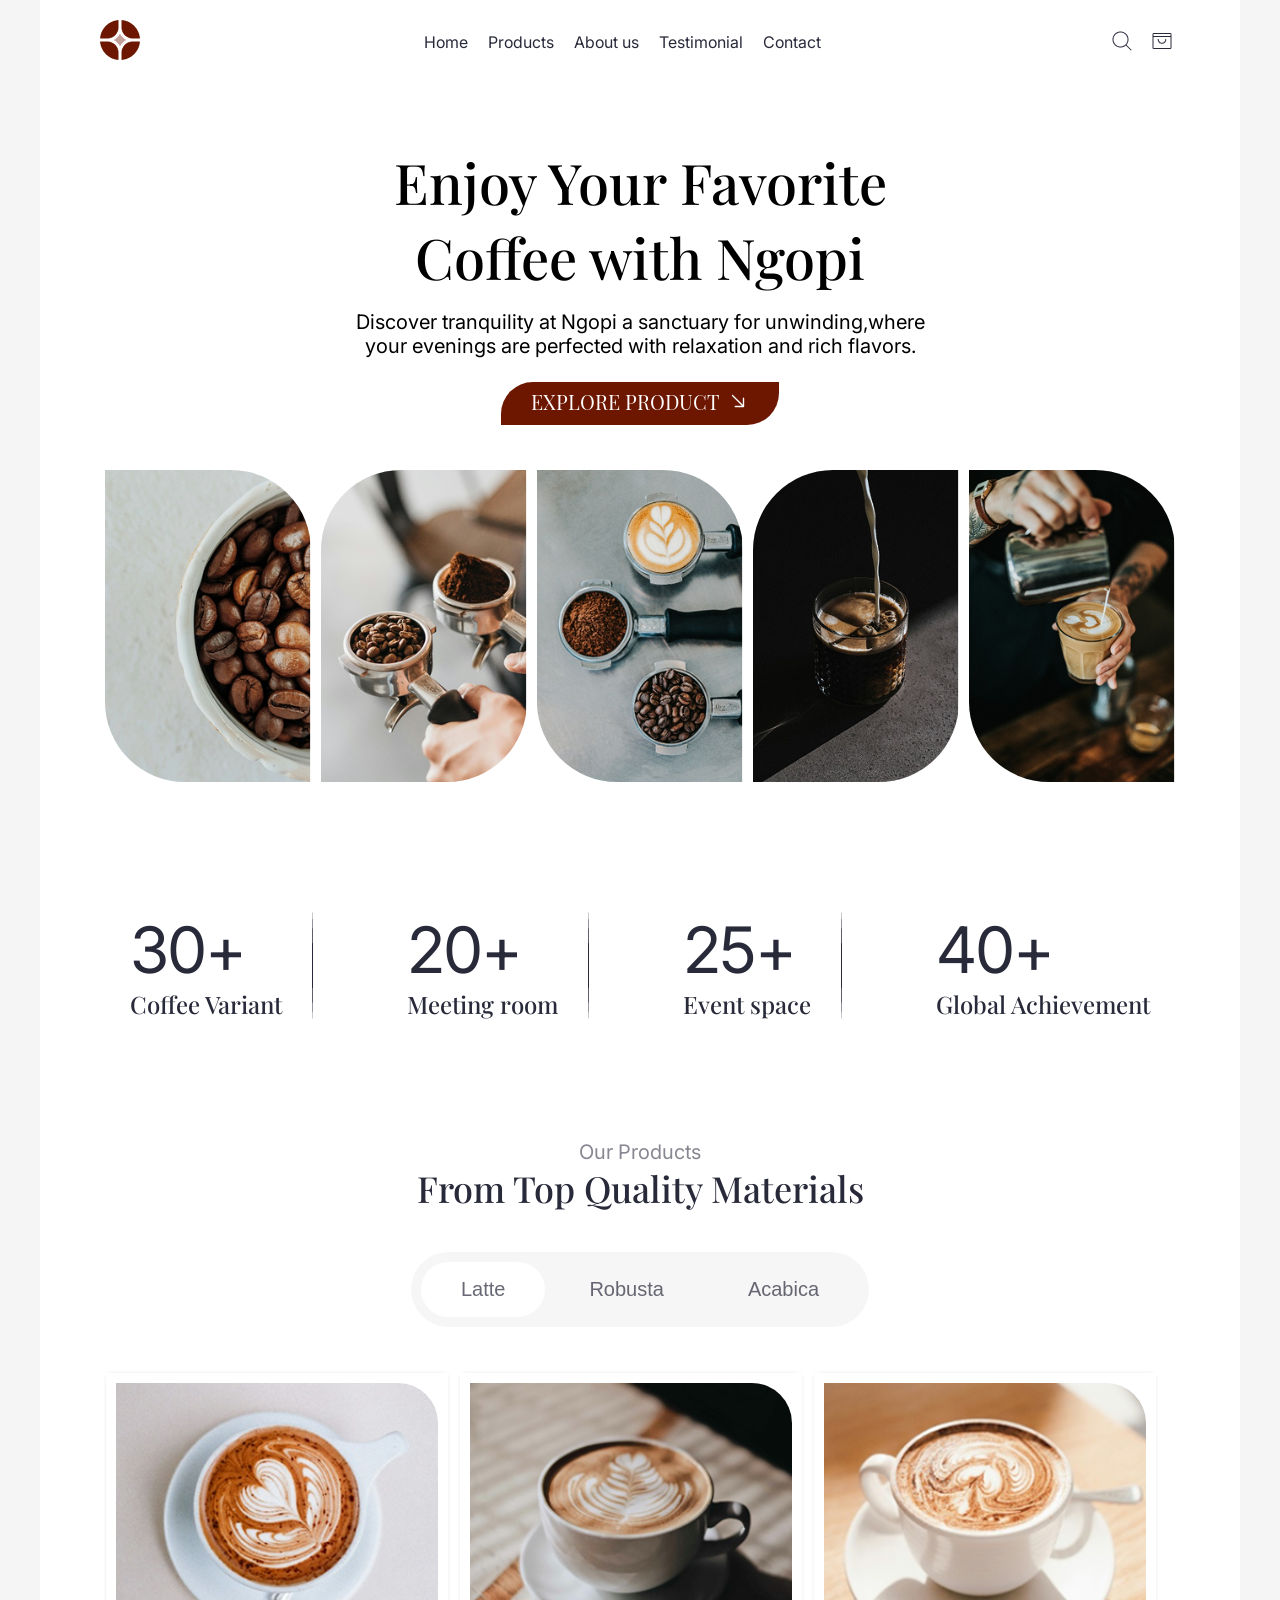
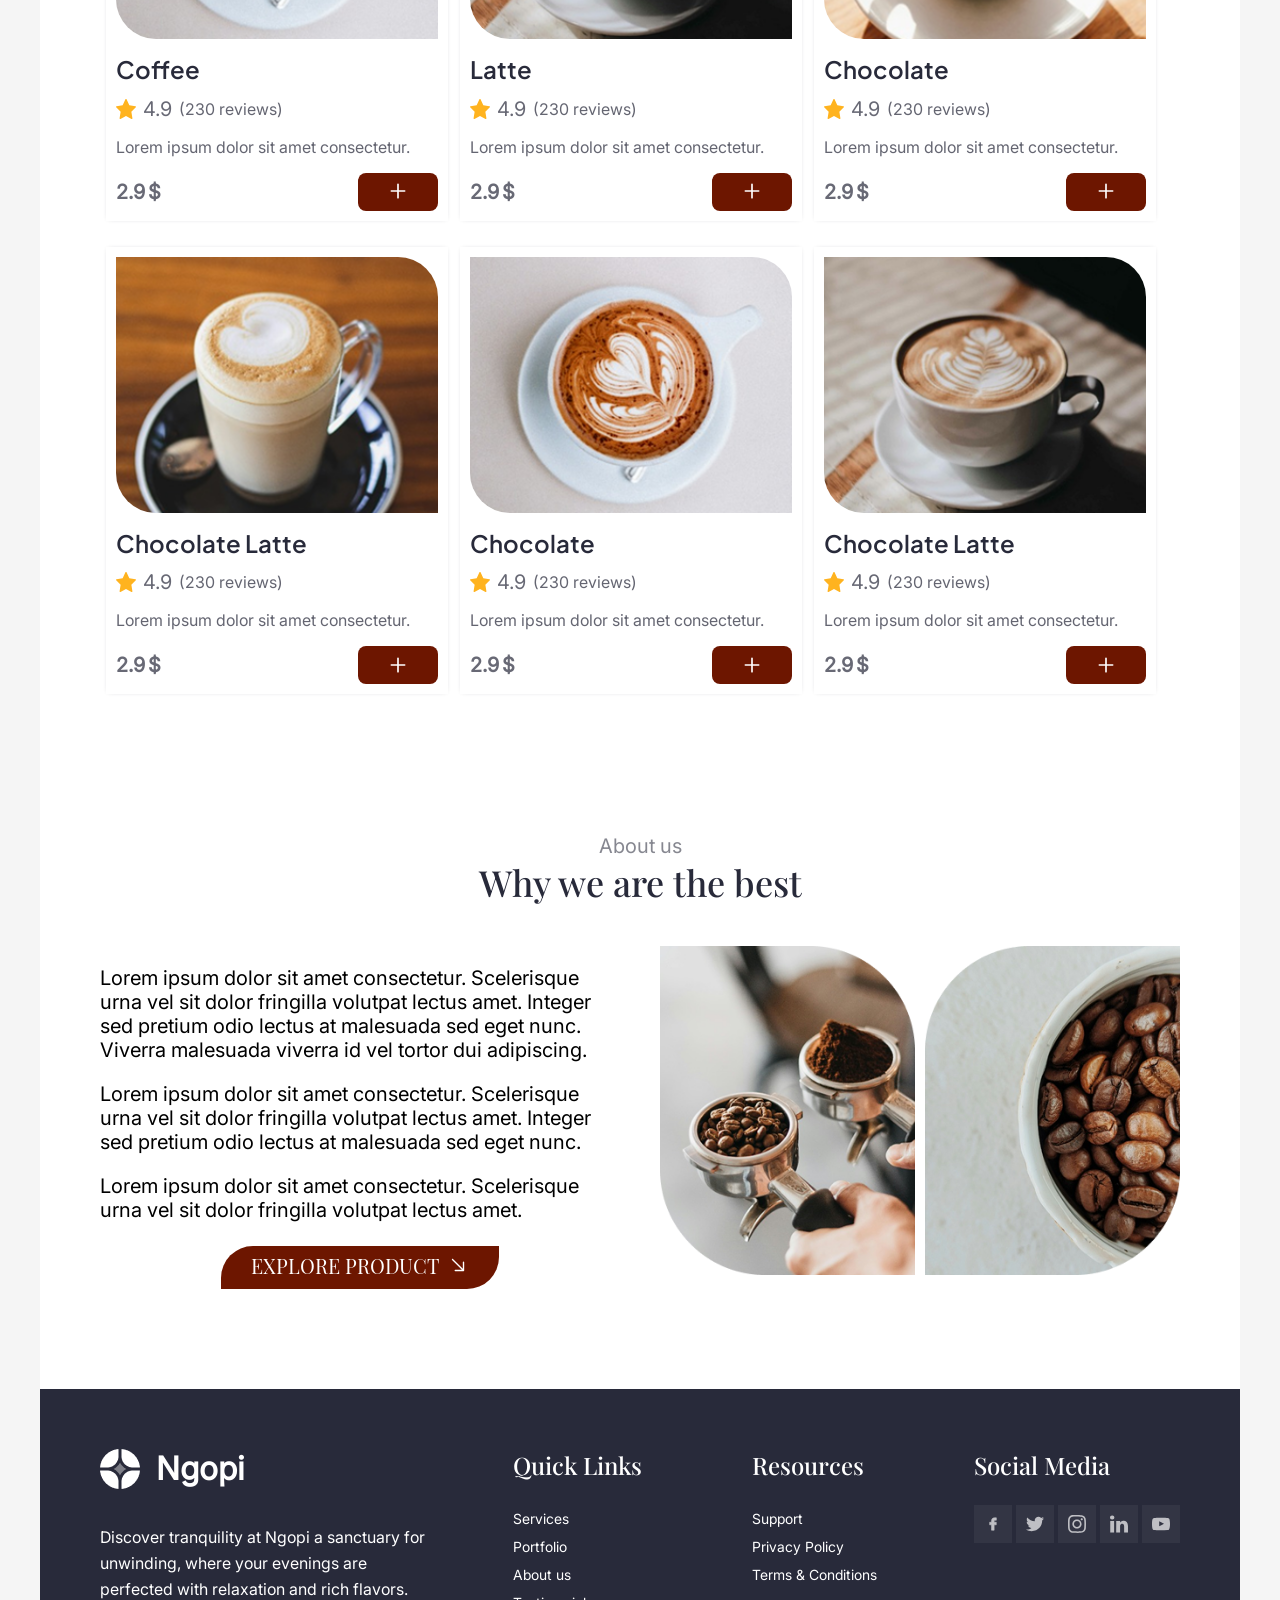
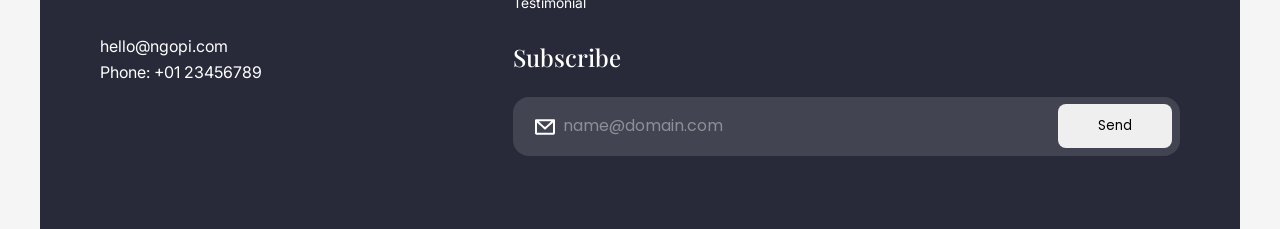
<file: index.html>
<!DOCTYPE html>
<html lang="en">
<head>
    <meta charset="UTF-8">
    <meta name="viewport" content="width=device-width, initial-scale=1.0">
    <title>Figma project</title>
    <link rel="stylesheet" href="/style.css">
    <link rel="stylesheet" href="/components/header/index.css">
    <link rel="stylesheet" href="/components/footer/index.css">
    <link rel="stylesheet" href="/components/about/index.css">
</head>
<body>
    <div class="container">
        <div id="header"></div>
        <section class="explore">
            <div class="inner-container">
                <h1>Enjoy Your Favorite Coffee with Ngopi</h1>
                <p>Discover tranquility at Ngopi a sanctuary for unwinding,where your evenings are perfected with relaxation and rich flavors.</p>
                <a href="#" id="explore">
                    Explore Product 
                    <img src="/images/arrowRight.svg">
                </a>
                <div class="images">
                    <div class="radius1">
                        <img src="/images/img1.png">
                    </div>
                    <div class="radius2">
                        <img src="/images/img2.png">
                    </div>
                    <div class="radius1">
                        <img src="/images/img3.png">
                    </div>
                    <div class="radius2">
                        <img src="/images/img4.png">
                    </div>
                    <div class="radius1">
                        <img src="/images/img5.png">
                    </div>
                </div>
            </div>
        </section>
        <section class="proof">
            <div class="inner-container">
                <div class="proof-inner">
                    <div class="proof-item">
                        <p class="count">30+</p>
                        <p class="proof-item-text">Coffee Variant</p>
                    </div>
                    <div class="proof-item">
                        <p class="count">20+</p>
                        <p class="proof-item-text">Meeting room</p>
                    </div>
                    <div class="proof-item">
                        <p class="count">25+</p>
                        <p class="proof-item-text">Event space</p>
                    </div>
                    <div class="proof-item">
                        <p class="count">40+</p>
                        <p class="proof-item-text">Global Achievement</p>
                    </div>
                </div>
            </div>
        </section>
        <section class="products">
            <div class="inner-container">
                <div class="products-title">
                    <span>Our Products</span>
                    <p>From Top Quality Materials</p>
                </div>
                <div class="product-types">
                    <button class="latte active" data-id="1">Latte</button>
                    <button class="robusta" data-id="2">Robusta</button>
                    <button class="acabia" data-id="3">Acabica</button>
                </div>
                <div class="coffee-slider slider1 active">
                    <div class="slider-items"></div>
                </div>
                <div class="coffee-slider slider2">
                    <div class="slider-items"></div>
                </div>
                <div class="coffee-slider slider3">
                    <div class="slider-items"></div>
                </div>
            </div>
        </section>
        <div id="about"></div>
        <div id="footer"></div>
    </div>
    <script type="module" src="/script.js"></script>
    <script type="module" src="/slider.js"></script>
</body>
</html>
</file>
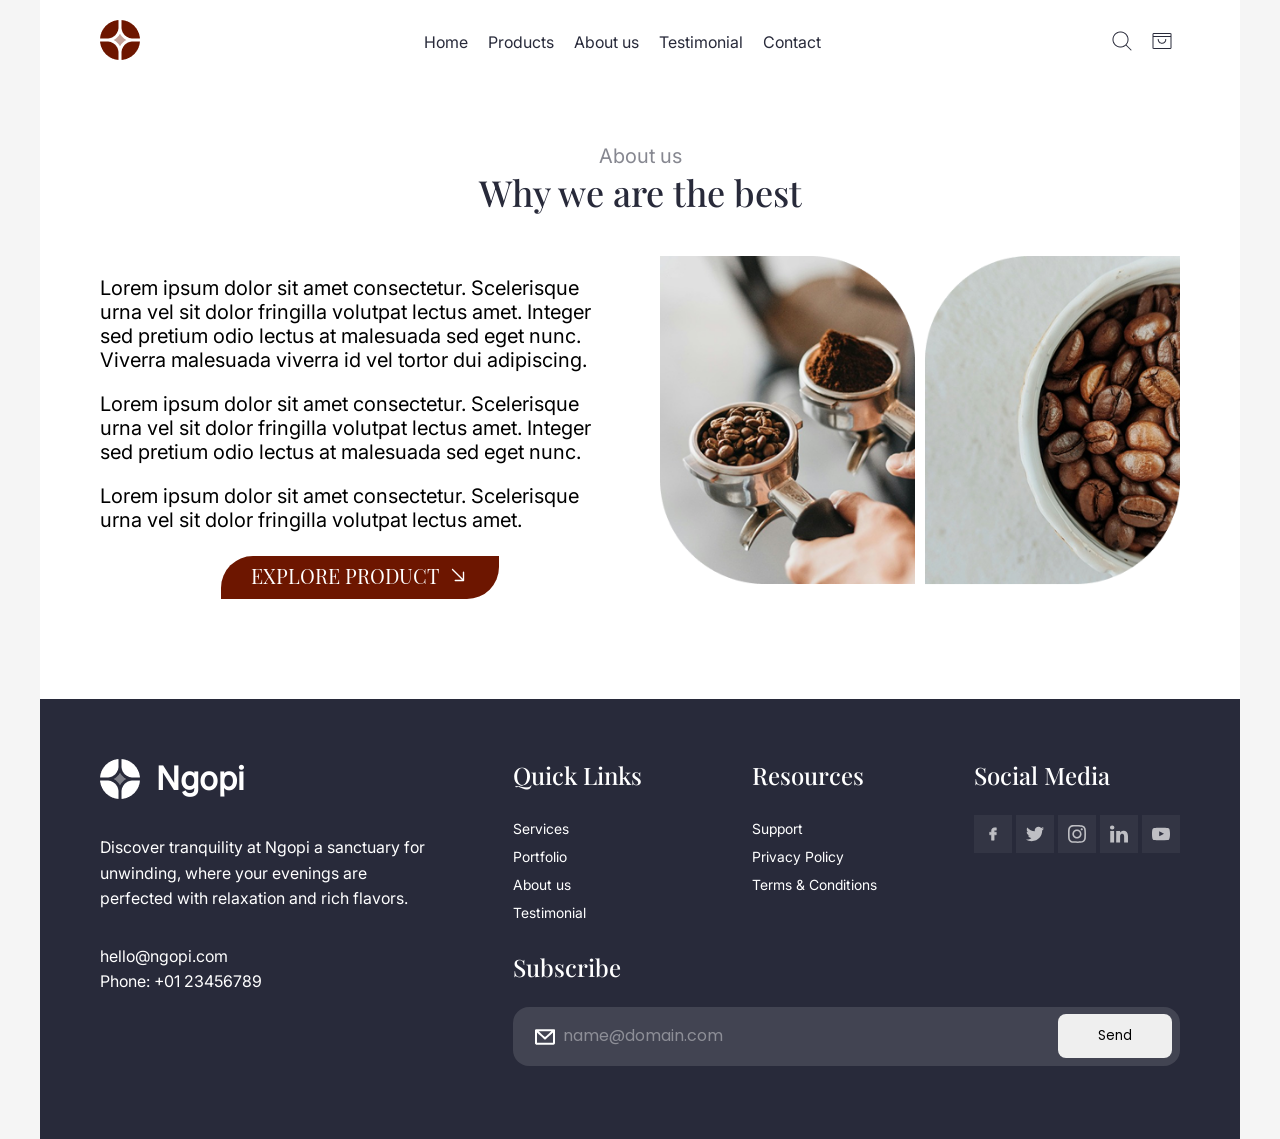
<file: about.html>
<!DOCTYPE html>
<html lang="en">
<head>
    <meta charset="UTF-8">
    <meta name="viewport" content="width=device-width, initial-scale=1.0">
    <title>about page</title>
    <link rel="stylesheet" href="/style.css">
    <link rel="stylesheet" href="/components/header/index.css">
    <link rel="stylesheet" href="/components/footer/index.css">
    <link rel="stylesheet" href="/components/about/index.css">
</head>
<body>
    <div class="container">
        <div id="header"></div>
        <div id="about"></div>
        <div id="footer"></div>
    </div>
    <script type="module" src="/script.js"></script>
</body>
</html>
</file>
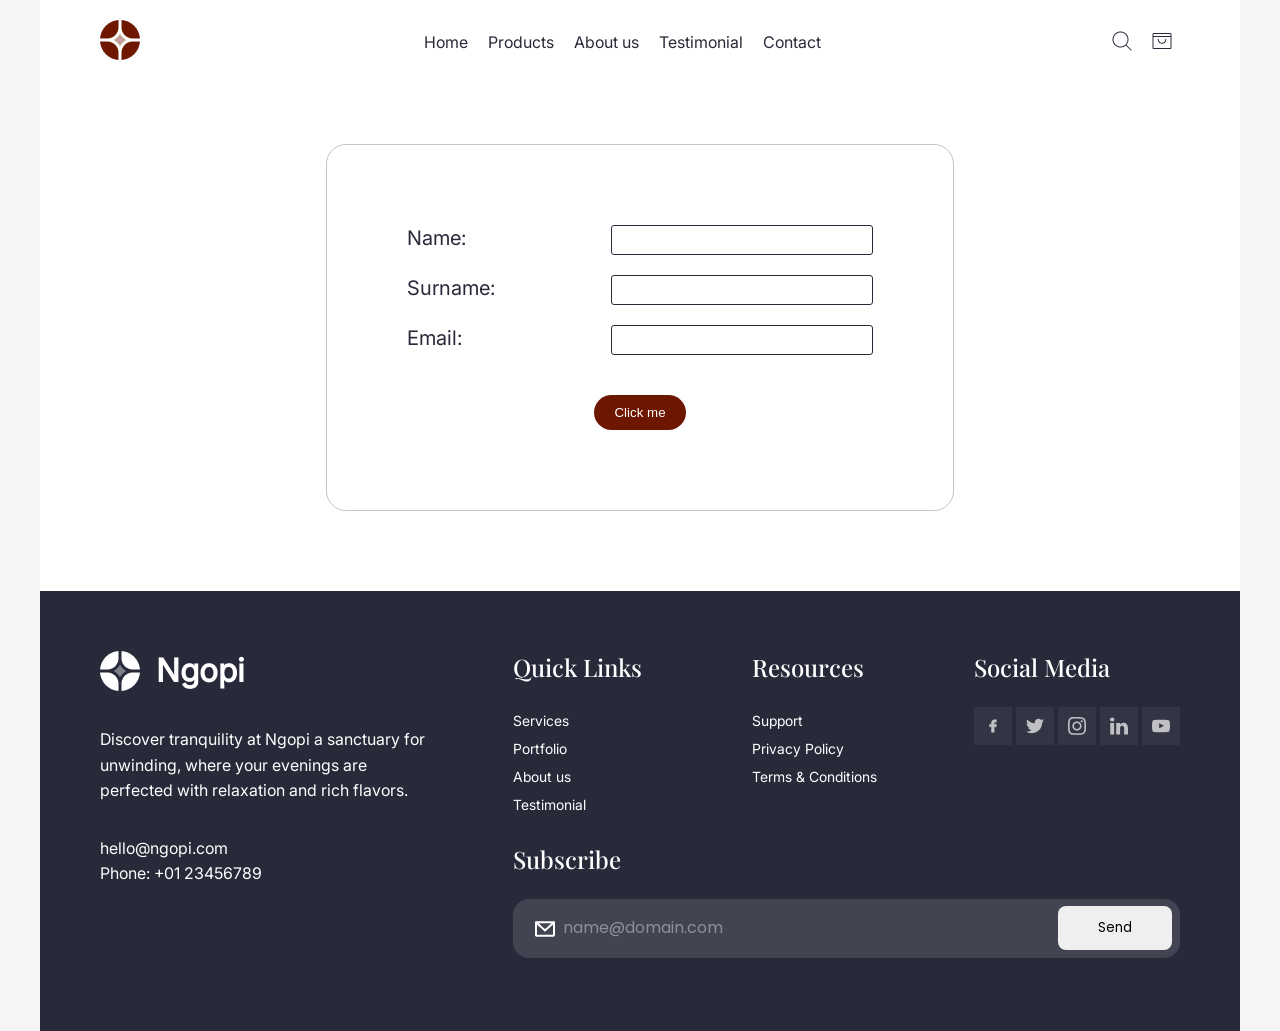
<file: contact.html>
<!DOCTYPE html>
<html lang="en">
<head>
    <meta charset="UTF-8">
    <meta name="viewport" content="width=device-width, initial-scale=1.0">
    <title>Contact page</title>
    <link rel="stylesheet" href="/style.css">
    <link rel="stylesheet" href="/components/header/index.css">
    <link rel="stylesheet" href="/components/footer/index.css">
    <link rel="stylesheet" href="/components/contact/index.css">
</head>
<body>
    <div class="container">
        <div id="header"></div>
        <div id="contact">
            <div class="inner-container inner-txt">
                <form class="contact-form">
                    <div>
                        <label for="name">Name:</label>
                        <input type="text" id="name" name="name">
                        <p class="errorName"></p>
                    </div>
                    <div>
                        <label for="surname">surname:</label>
                        <input type="text" id="surname" name="surname">
                        <p class="errorSurname"></p>
                    </div>
                    <div>
                        <label for="email">email:</label>
                        <input type="text" id="email" name="email">
                        <p class="errorMail"></p>
                    </div>
                    <button type="submit">Click me</button>
                </form>
            </div>
        </div>
        <div id="footer"></div>
    </div>
    <script type="module" src="/script.js"></script>
    <script src="/components/contact/index.js"></script>
</body>
</html>
</file>
<file: style.css>
:root{
    --brown:#6D1600;
    --black:#282A3A;
    --grey:#D9D9D9;
    --bright-grey:#F6F6F6;
    --white:#FFFFFF;
}

@font-face {
    font-family: 'Inter'; 
    src:url('/fonts/Inter.ttf');
}
@font-face {
    font-family: 'PlayFairDisplay'; 
    src:url('/fonts/PlayfairDisplay.ttf');
}
@font-face {
    font-family: 'PlayFairDisplaySC'; 
    src:url('/fonts/PlayfairDisplaySC.ttf');
}
@font-face {
    font-family: 'PlusJakartaSans'; 
    src:url('/fonts/PlusJakartaSans.ttf');
}
@font-face {
    font-family: 'Poppins'; 
    src:url('/fonts/Poppins.ttf');
}
body{
    background:#F5F5F5;
    margin: 0;
    font-family: 'Inter';
    font-size:16px;
}
button,a{
    cursor:pointer;
}
input,button{
    transition: all 0.2s linear;;
}
button:active{
    transform: scale(0.9);
}
input:focus-visible{
    outline: none;
    transform: scale(1.01);
}
.container{
    max-width: 1200px;
    background: var(--white);
    margin: auto;
}
.inner-container{
    padding:60px;
}
.explore .images{
    display: flex;
    width: 100%;
    box-sizing: border-box;
    justify-content: space-between;
}
.explore .images img{
    width:100%;
}
.explore div{
    flex:1;
}
.explore .images div{
    padding:5px;
}
.radius1 img{
    border-radius:0px 80px;
}
.radius-1 img{
    border-radius:0px 40px;
}
.radius2 img{
    border-radius:80px 0;
}
.explore h1{
    font-family: 'PlayFairDisplay';
    max-width: 600px;
    font-weight: 100;
    margin:auto;
    padding-bottom: 16px;
}
.explore{
    text-align: center;
}
.explore p{
    font-size: 20px;
    max-width: 573px;
    margin: auto;
}
.explore a{
    font-family: 'PlayFairDisplaySC';
    font-size: 20px;
    text-decoration: none;
    text-transform: uppercase;
    background: var(--brown);
    border-radius: 32px 0;
    color: var(--white);
    padding: 6px 60px 10px 30px;
    display: block;
    width: max-content;
    margin: auto;
    margin-top:24px;
    margin-bottom:40px;
    position: relative;
}
.explore a img{
    width: 22px;
    position: absolute;
    top: 8px;
    right: 30px;
}
.proof-inner{
    display: flex;
    justify-content: space-between;
}
.proof-item .count{
    margin: 0;
    color:var(--black);
    letter-spacing: -2px;
}
.proof-item{
    padding:0 30px;
    border-right: 1px solid transparent;
    border-image:url('/images/border-right.png');
    border-image-slice: 1;
}
.proof-item:last-child{
    border-right:none;
}
.proof-item-text{
    font-family: 'PlayFairDisplay';
    color:var(--black);
    margin:0;
}
.rate img{
    width:20px;
}
.products-title{
    text-align:center;
}
.products-title span{
    font-size: 20px;
    color:var(--black);
    opacity: 56%;
}
.products-title p{
    font-size:36px ;
    color:var(--black);
    font-family: 'PlayFairDisplay';
    margin: 0;
    margin-bottom:40px;
}
.product-types{
    background: var(--bright-grey);
    padding: 10px;
    width: fit-content;
    margin: auto;
    border-radius: 40px;
    margin-bottom:40px;
}
.product-types button{
    border: none;
    padding: 16px 40px;
    background: none;
    border-radius: 40px;
    font-size: 20px;
    color: rgba(40, 42, 58, 0.7);
}
.product-types button.active{
    background: white;
}
.slider-items{
    display:flex;
    flex-wrap:wrap;
}
.slider-item{
    width: calc(100%/3 - 18px);
    padding: 10px;
    margin:6px;
    flex-shrink: 0;
    box-sizing: border-box;
    margin-bottom: 20px;
    box-shadow: 0px 0px 5px -3px #282a3a70;
}
.item-img{
    width:100%;
}
.add-to-cart img{
    width:20px;
    height: 20px;
}
.addToCart{
    display: flex;
    justify-content: space-between;
    align-items: center;
}
.product-name{
    font-size: 24px;
    font-family: 'PlusJakartaSans';
    line-height: 140%;
    color: var(--black);
    margin: 10px 0;
}
.slider-item a{
    text-decoration: none;
}
.rate{
    display: flex;
    align-items: center;
}
.rate p{
    margin: 0 7px;
    font-size:20px;
    color: rgba(40, 42, 58, 0.7);
}
.rate span{
    font-size: 16px;
    color: rgba(40, 42, 58, 0.72);
}
.about-coffee{
    font-size: 16px;
    color: rgba(40, 42, 58, 0.72);
}
.addToCart span{
    font-size: 20px;
    color: rgba(40, 42, 58, 0.7);
    margin-right: 3px;
    font-weight: bold;
}
.add-to-cart{
    border: none;
    color: var(--white);
    background: var(--brown);
    border-radius: 8px;
    height: 38px;
    width: 80px;
    padding-top: 3px;
    transition: transform 0.1s linear;
}
.coffee-slider{
    display:none;
}
.coffee-slider.active{
    display:block;
}
.slider-dots{
    text-align: center;
    margin-top: 20px;
}
.slider-dots span.active{
    background: var(--brown);
}
.slider-dots span{
    width: 10px;
    height: 10px;
    background: var(--grey);
    border-radius: 7px;
    display: inline-block;
}
@media screen and (min-width: 992px) {
    .explore h1{
        font-size: 56px;
    }
    .proof-item .count{
        font-size: 64px;
    }
    .proof-item-text{
        font-size: 24px;
    }
}
@media screen and (max-width: 991px) {
    .explore h1{
        font-size: 46px;
    }
    .proof-item .count {
        font-size: 50px;
    }
    .proof-item-text{
        font-size: 20px;
    }
    .product-types button {
        padding: 7px 30px;
    }
    .products-title p {
        font-size: 30px;
    }
    .about-title p{
        margin: 0 !important;
        font-size: 30px !important;
    }
    .product-name {
        font-size: 20px;
    }
    .add-to-cart {
        height: 31px;
        width: 60px;
    }
    .about-inner p {
        font-size: 18px;
    }
}
@media screen and (max-width: 767px) {
    .explore .radius1 img{
        border-radius:0px 40px;
    }
    .explore .radius2 img{
        border-radius:40px 0;
    }
    .explore h1 {
        font-size: 36px;
    }
    .explore p {
        font-size: 18px;
    }
    .explore a{
        font-size:16px;
    }
    .explore a img{
        width: 18px;
    }
    .proof-item-text {
        font-size: 18px;
    }
    .proof-item .count {
        font-size: 30px;
    }
    .proof-item {
        padding: 0 10px;
    }
    .slider-item{
        width: calc(100%/2 - 20px);
        margin:10px;
    }
    .products-title p, .about-title p{
        font-size: 26px;
    }
    .product-types button {
        padding: 7px 18px;
        font-size: 18px;
    }
    .products-title p,.product-types{
        margin-bottom: 20px;
    }
}
@media screen and (max-width: 575px) {
    .explore .radius1 img{
        border-radius:0px 20px;
    }
    .explore .radius2 img{
        border-radius:20px 0;
    }
    .explore .images div {
        padding: 2px;
    }
    .explore h1 {
        font-size: 24px;
    }
    .explore p {
        font-size: 16px;
    }
    .explore a img {
        right: 26px;
    }
    .explore a{
        padding-right:50px;
    }
    .inner-container {
        padding: 20px;
    }
    .proof{
        display: none;
    }
    .slider-item{
        width: 100%;
    }
}
</file>
<file: components/header/index.css>
.search, .shop{
    border: none;
    background: none;
}
.logo{
    width:40px;
}
.logo img{
    width:100%;
}
.header-container{
    display: flex;
    justify-content: space-between;
    align-items: center;
    padding:16px 60px;
}
.header-left img{
    width:24px;
}
#header{
    position: sticky;
    top:0;
    background: white;
    z-index:2;
}
.menu ul{
    list-style: none;
    padding: 0;
    display:flex;
    gap:20px;
}
.menu a{
    font-size: 16px;
    font-family: 'Inter';
    text-decoration: none;
    color: var(--black);
}
.burger{
    background: none;
    border:none;
    display:none;
}
.close-menu{
    background: none;
    border: none;
    padding: 0;
    margin: 0;
    width: 30px;
    position: absolute;
    right: 20px;
    top: 20px;
    display: none;
}
.close-menu img{
    width:20px;
}
.cart-count{
    display: none;
    font-size: 10px;
    background: var(--brown);
    border-radius: 15px;
    padding: 2px 5px;
    margin-left: -12px;
    color: var(--white);
}

@media screen and (max-width: 991px) {
    .header-container{
        padding:16px 30px;
    }
    .logo{
        width:30px;
    }
}
@media screen and (max-width: 767px) {
    .burger{
        display:inline;
    }
    .menu {
        margin: 0;
        position: absolute;
        top: 0;
        left: 0;
        width: 100%;
        background: var(--black);
        box-sizing: border-box;
        display: inline-block;
        opacity: 0;
        height: 0;
        z-index:-1;
        transition: all 0.3s linear;
    }
    .menu.show {
        opacity: 1;
        z-index:2;
        height: max-content;
    }
    .menu ul{
        display: inline-block;
        padding: 30px 40px 30px 40px;
        width: 100%;
        box-sizing: border-box;
    }
    .menu.show a{
        color: white;
        font-size: 16px;
        padding: 6px;
        display: block;
    }
    .menu.show .close-menu{
        display: block;
    }
}
@media screen and (max-width: 575px) {
    .header-container{
        padding:16px 20px;
    }
}
</file>
<file: components/footer/index.css>
footer{
    background: var(--black);
    color:var(--white);
}
.social-links img{
    width:18px;
}
.social-links a{
    text-decoration: none;
    padding: 10px 10px 6px 10px;
    background-color: rgba(255, 255, 255, 0.08);
    display: inline-block;
}
.social-links{
    padding:24px 0; 
    opacity: 0.7;  
}
.footer-logo img{
    width: 40px;;
}
.logo-text{
    font-weight: bold;
    font-size: 32px;
    margin:0;
    padding-left:16px;
}
.footer-logo{
    display: flex;
}
.footer-about-contact a{
    color: var(--white);
    text-decoration: none;
    display: block;
    font-size: 16px;
    line-height: 160%;
}
.footer-menu-flex h3, .subscribe h3{
    font-size: 24px;
    font-family: 'PlayFairDisplay';
    margin: 0;
    font-weight: 100;
    padding-right: 20px;
}
.menu-links a{
    font-size: 14px;
    color: var(--white);
    text-decoration:none;
    display: block;
    line-height: 28px;
}
.footer-inner{
    display:flex;
}
.footer-about{
    flex:1;
    padding-right:80px;
}
.footer-menu{
    flex:2;
}
.footer-menu-flex{
    display: flex;
    flex-wrap: wrap;
    justify-content: space-between;
}
.footer-about-text p{
    margin:0;
    line-height: 160%;
    color:var(--white);
}
.footer-about-text{
    padding:32px 0;
}
.menu-links{
    padding:24px 0;     
}
.subscribe-form{
    position: relative;
    margin-top: 24px;
}
.subscribe-form label{
    position: absolute;
    top: 18px;
    left: 20px;
}
.subscribe-form label img{
    width: 24px;
}
.subscribe-form input{
    width: 100%;
    height: 59px;
    border-radius: 16px;
    background: rgba(255, 255, 255, 0.12);
    border: none;
    box-sizing: border-box;
    padding-left:50px;
    color:var(--white);
}
.subscribe-form button{
    border: none;
    border-radius: 8px;
    padding: 12px 40px;
    right: 8px;
    top: 7px;
    position: absolute;
    font-family: 'Poppins';
}
.subscribe-form input::placeholder{
    color: rgba(255, 255, 255, 0.4);
    font-family: 'Poppins';
    font-size: 16px;
}
.mail-error{
    color:var(--white);
    font-size: 13px;

}
@media screen and (max-width: 991px) {
    .inner-container {
        padding: 30px;
    }
}
@media screen and (max-width: 767px) {
    .footer-about-contact, .footer-about-text{
        display:none;
    }
    .footer-about{
        padding-right:10px;
        padding-bottom: 30px;
    }
    .footer-inner{
        display:block;
    }
    .footer-menu-flex h3, .subscribe h3 {
        font-size: 18px;
    }
    .logo-text{
        font-size:22px;
    }
    .footer-logo img {
        width: 30px;
    }
    .subscribe-form {
        margin-top: 10px;
    }
    .menu-links {
        padding: 14px 0;
    }
    .subscribe-form input::placeholder{
        opacity:0;
    }
    .subscribe-form input{
        height:46px;
        padding-left: 40px;
    }
    .subscribe-form button{
        padding:5px 10px;
    }
    .subscribe-form label img{
        width:18px
    }
    .subscribe-form label {
        top: 14px;
        left: 13px;
    }
}
@media screen and (max-width: 575px) {
    .inner-container {
        padding: 20px;
    }
}
</file>
<file: components/about/index.css>
.about-title{
    text-align:center;
}
.about-title span{
    font-size: 20px;
    color:var(--black);
    opacity: 56%;
}
.about-title p{
    font-size:36px ;
    color:var(--black);
    font-family: 'PlayFairDisplay';
    margin: 0;
    margin-bottom:40px;
}
.about-inner a{
    font-family: 'PlayFairDisplaySC';
    font-size: 20px;
    text-decoration: none;
    text-transform: uppercase;
    background: var(--brown);
    border-radius: 32px 0;
    color: var(--white);
    padding: 6px 60px 10px 30px;
    display: block;
    width: max-content;
    margin: auto;
    margin-top:24px;
    margin-bottom:40px;
    position: relative;
}
.about-inner a img{
    width: 22px;
    position: absolute;
    top: 8px;
    right: 30px;
}
.about-inner{
    display:flex;
    gap:40px;
    flex:1;
}
.about-inner .text{
    flex:1;
}
.about-inner .images{
    display:flex;
    gap:10px;
    flex:1;
}
.about-inner .images img{
    width:100%;
}
.about-inner p{
    font-size: 20px;
}
.about-inner .images:first-child{
    margin-top:40px;
}
@media screen and (max-width: 991px) {
    .about-inner .images{
        display:none;
    }
}
@media screen and (max-width: 767px) {
    .about-inner a{
        font-size:16px;
    }
    .about-inner img{
        width: 18px;
    }
}
@media screen and (max-width: 575px) {
    
    .about-inner a img {
        right: 26px;
    }
    .about-inner  a{
        padding-right:50px;
    }
}
</file>
<file: components/contact/index.css>
#contact button{
    padding: 10px 20px;
    border: none;
    border-radius: 20px;
    background: var(--brown);
    color: var(--white);
    margin-top: 20px;
}
#contact{
    text-align:center;
}
#contact label{
    color: var(--black);
    font-size: 20px;
    width: 200px;
    display: inline-block;
    text-align: left;
    text-transform: capitalize;
}
#contact input{
    color: var(--black);
    font-size: 16px;
    padding: 5px 30px;
    border-radius: 3px;
    border: 1px solid var(--black);
}
#contact div{
    margin-bottom:20px;
}
.contact-form div p{
    color:var(--brown);
    text-align: right;
    font-size: 13px;;
}
.contact-form{
    padding: 80px;
    border: 1px solid #282a3a45;
    border-radius: 20px;
    width: max-content;
    margin: auto;
}
</file>
